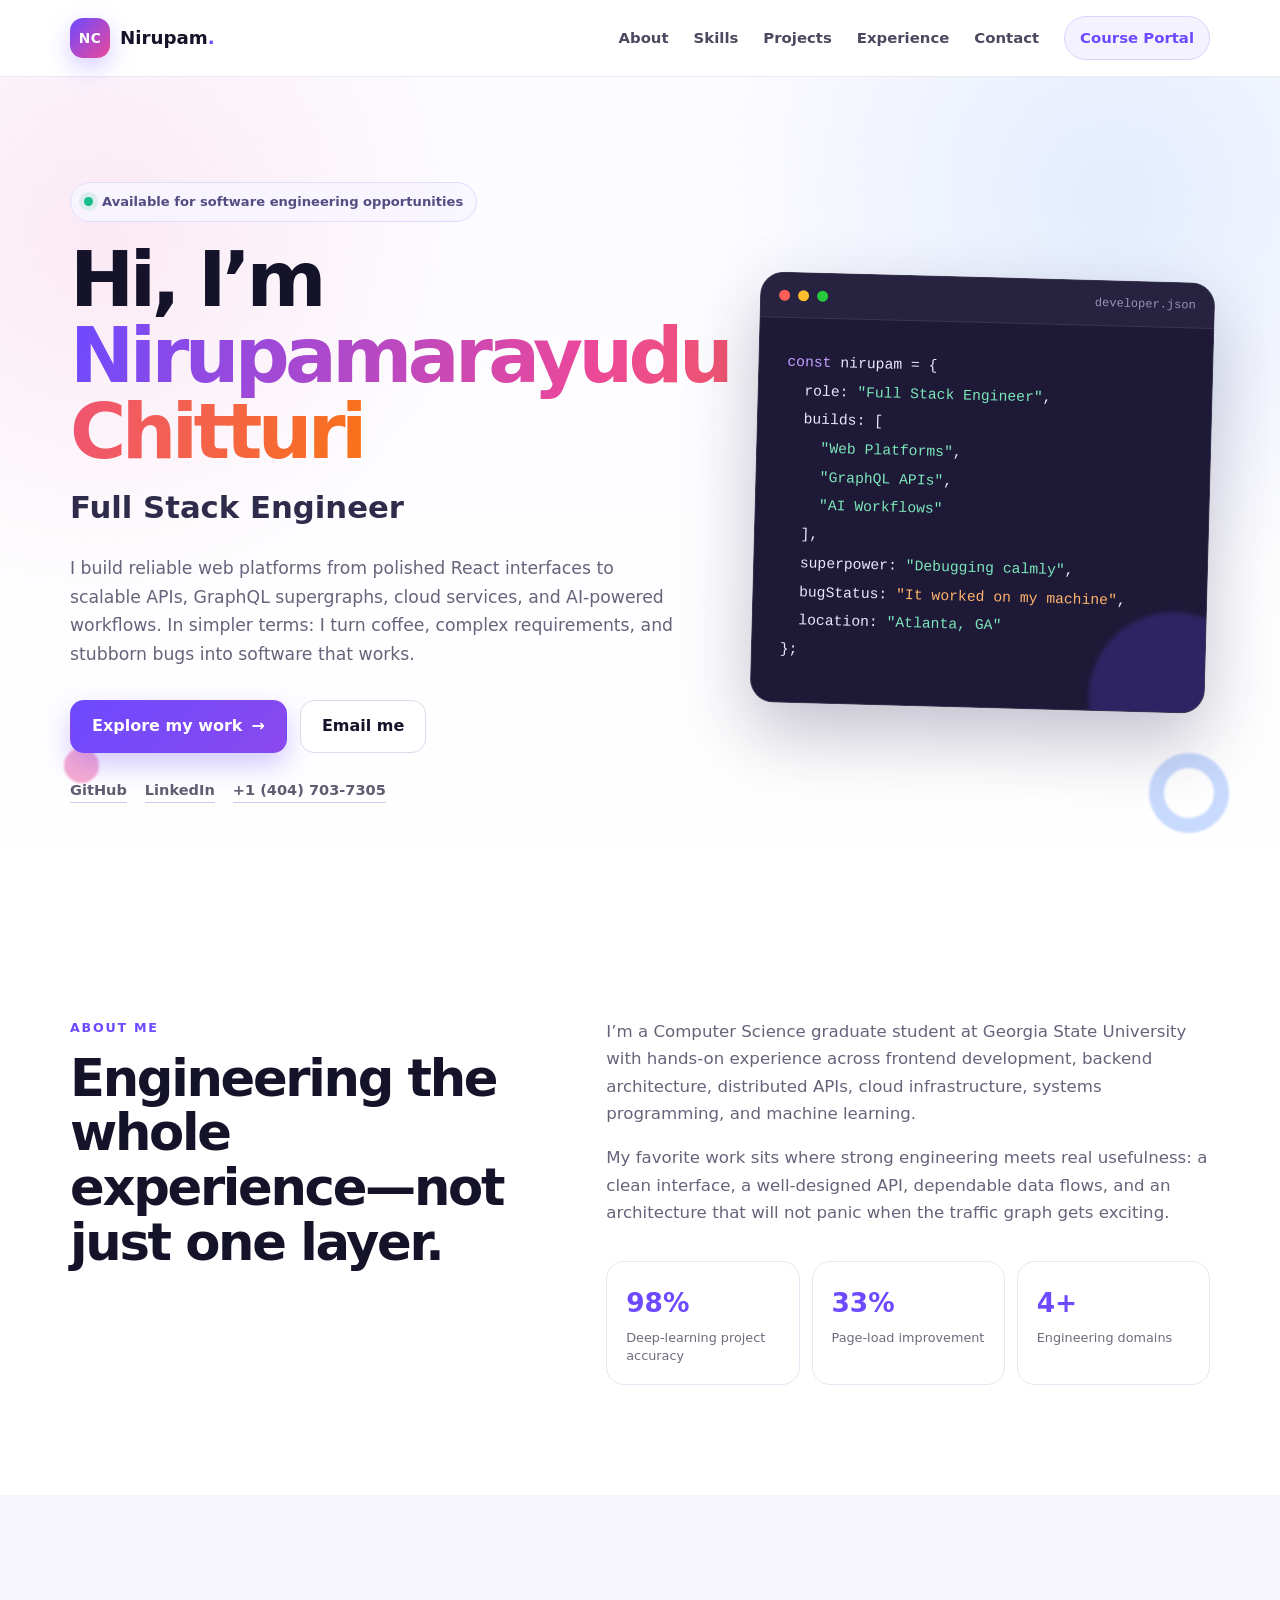
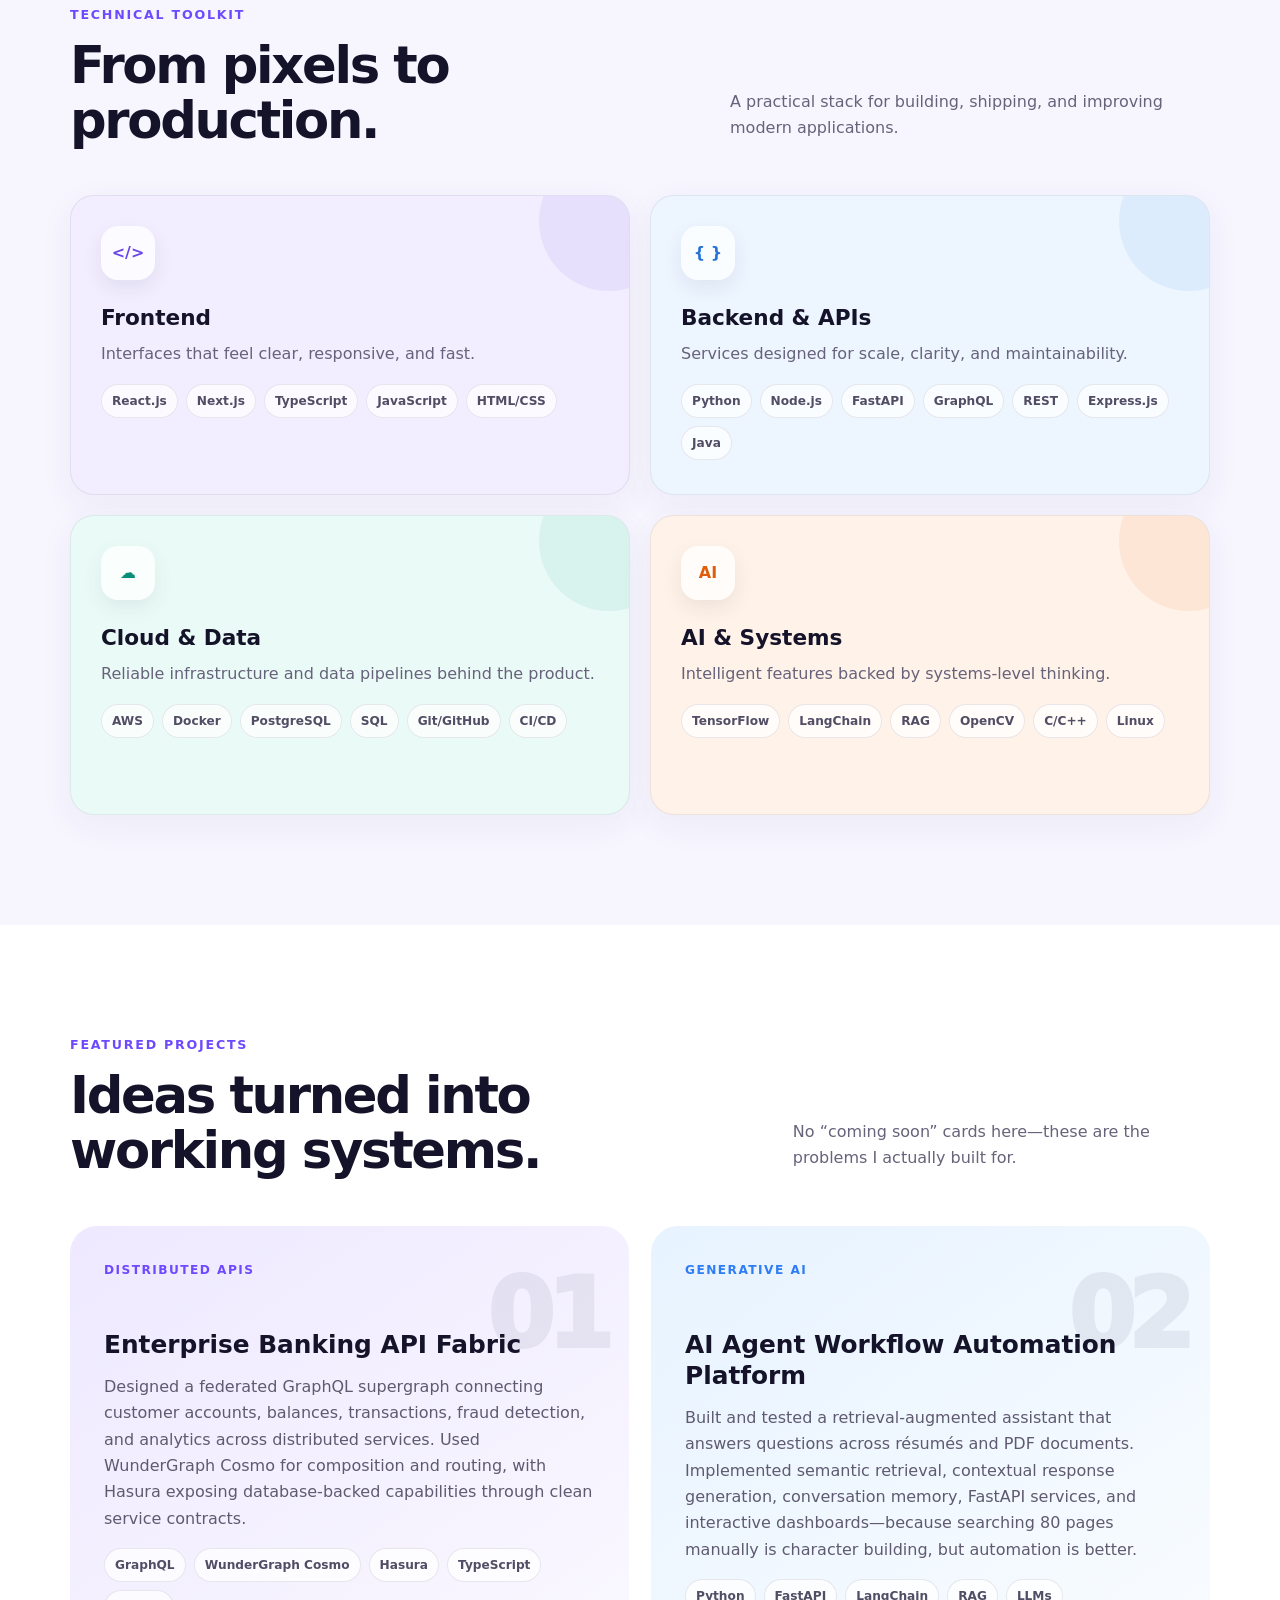
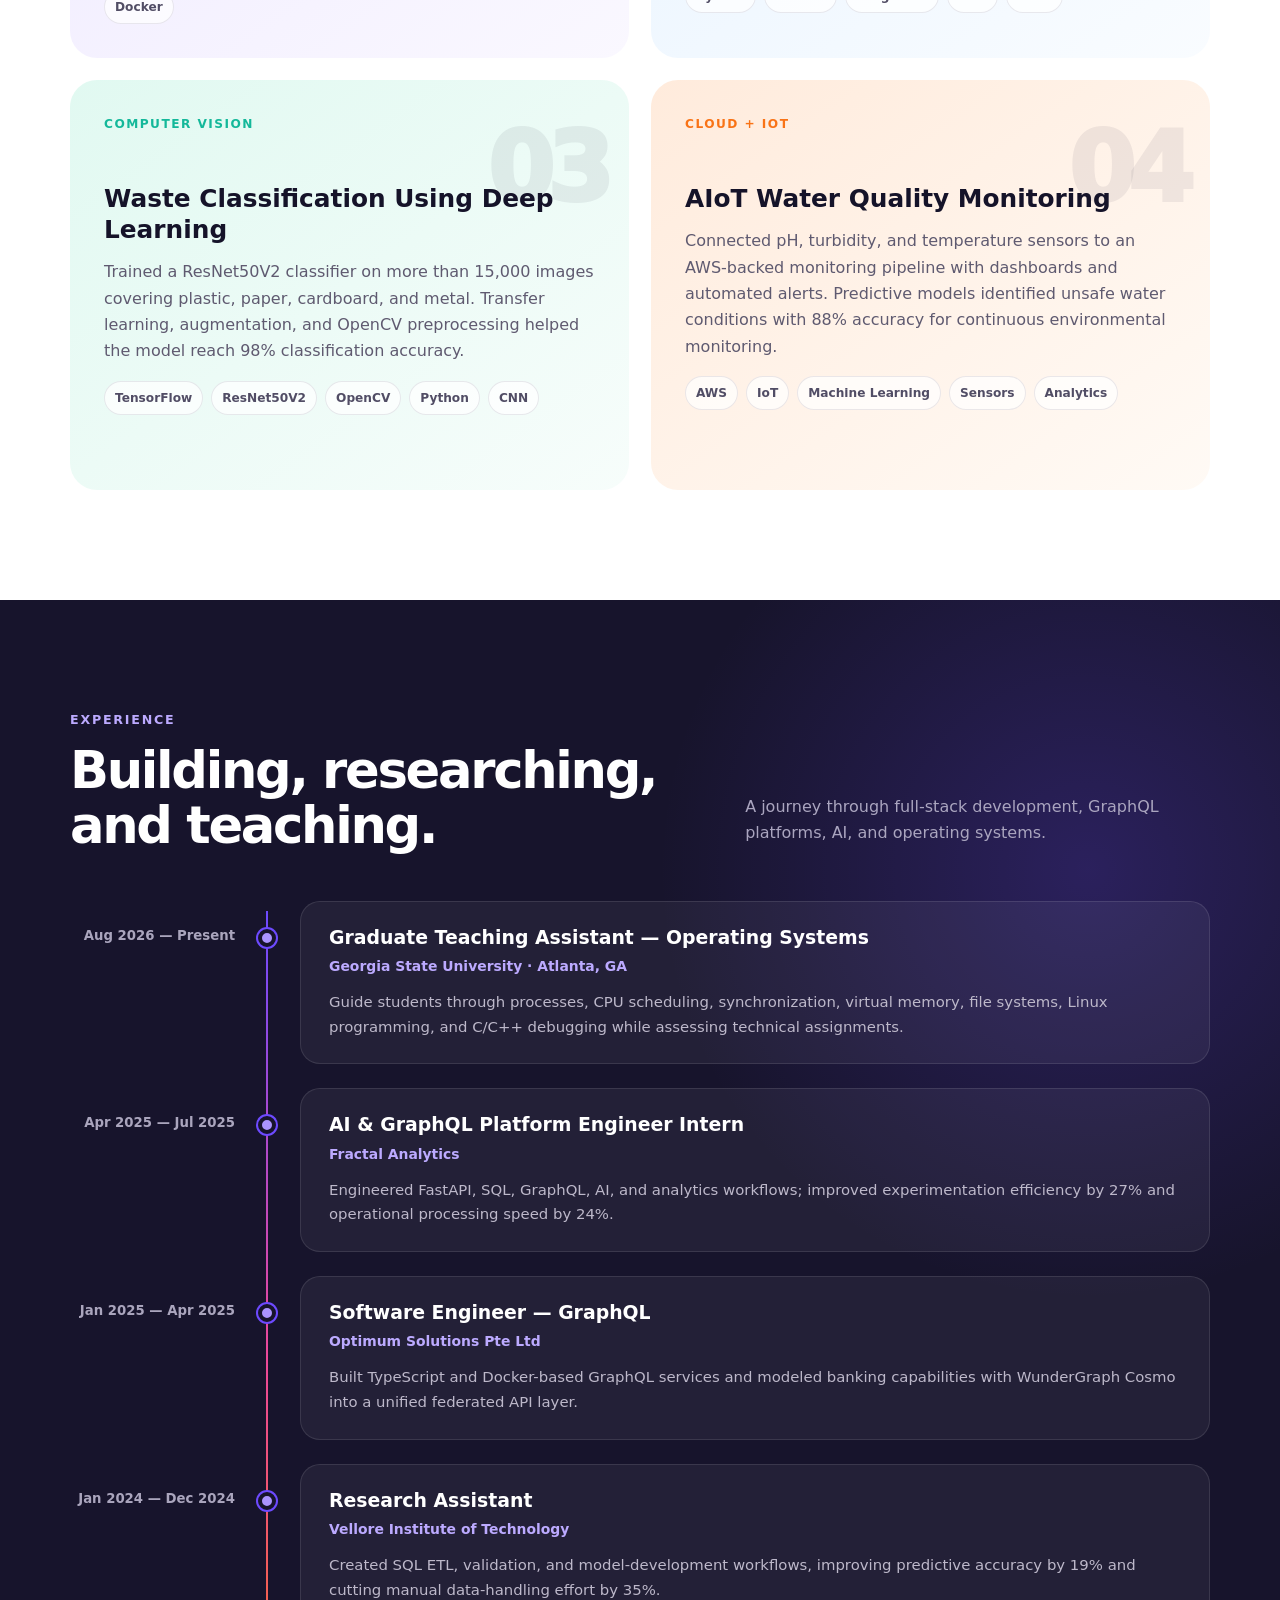
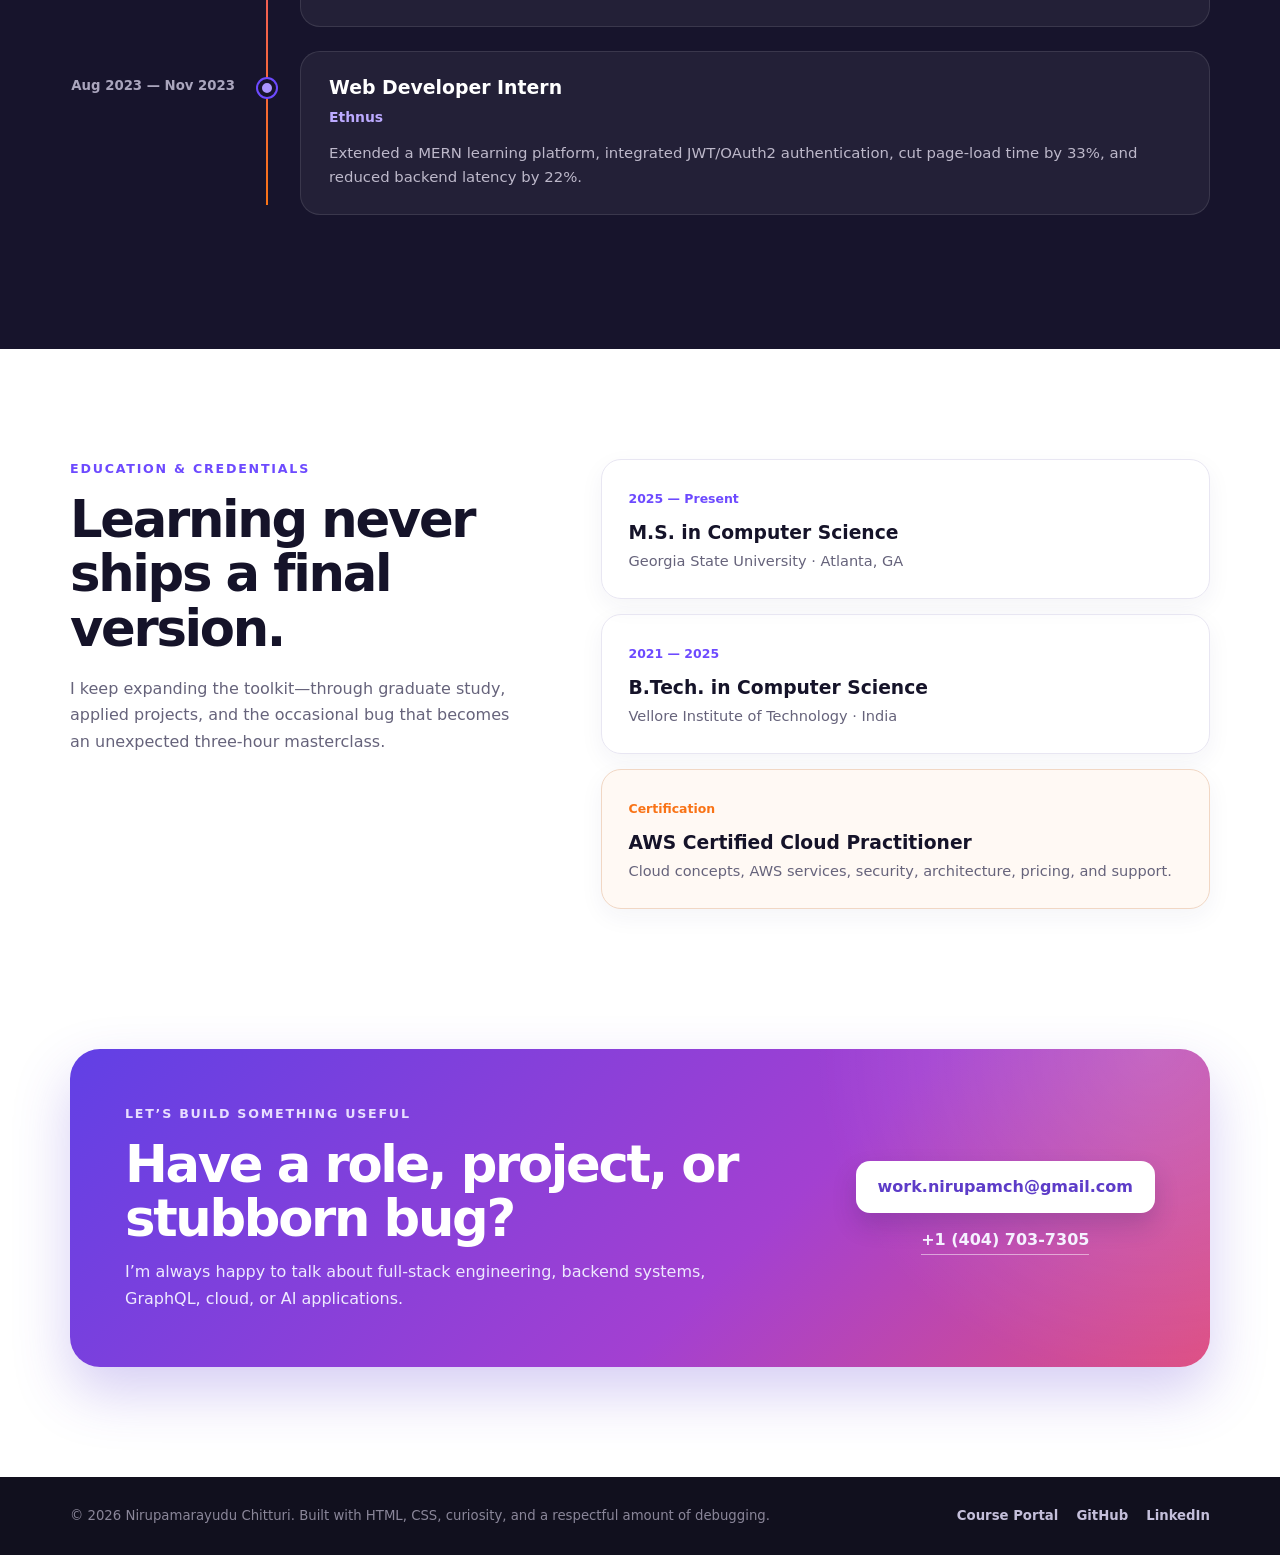
<file: index.html>
<!DOCTYPE html>
<html lang="en">
<head>
  <meta charset="UTF-8">
  <meta name="viewport" content="width=device-width, initial-scale=1.0">
  <meta name="description" content="Portfolio of Nirupamarayudu Chitturi, Full Stack Engineer specializing in backend systems, GraphQL, cloud, and AI applications.">
  <title>Nirupamarayudu Chitturi | Full Stack Engineer</title>
  <link rel="stylesheet" href="style.css">
</head>
<body>
  <a class="skip-link" href="#main-content">Skip to content</a>

  <header class="site-header">
    <nav class="nav container" aria-label="Main navigation">
      <a class="brand" href="#home" aria-label="Nirupam home">
        <span class="brand-mark">NC</span>
        <span>Nirupam<span class="accent">.</span></span>
      </a>
      <div class="nav-links">
        <a href="#about">About</a>
        <a href="#skills">Skills</a>
        <a href="#projects">Projects</a>
        <a href="#experience">Experience</a>
        <a href="#contact">Contact</a>
        <a class="nav-portal" href="portal.html">Course Portal</a>
      </div>
    </nav>
  </header>

  <main id="main-content">
    <section class="hero" id="home">
      <div class="hero-orb orb-one" aria-hidden="true"></div>
      <div class="hero-orb orb-two" aria-hidden="true"></div>
      <div class="container hero-grid">
        <div class="hero-copy">
          <p class="eyebrow"><span class="status-dot"></span> Available for software engineering opportunities</p>
          <h1>Hi, I’m <span class="gradient-text">Nirupamarayudu Chitturi</span></h1>
          <p class="hero-title">Full Stack Engineer</p>
          <p class="hero-description">
            I build reliable web platforms from polished React interfaces to scalable APIs,
            GraphQL supergraphs, cloud services, and AI-powered workflows. In simpler terms:
            I turn coffee, complex requirements, and stubborn bugs into software that works.
          </p>
          <div class="hero-actions">
            <a class="button button-primary" href="#projects">Explore my work <span aria-hidden="true">→</span></a>
            <a class="button button-secondary" href="mailto:work.nirupamch@gmail.com">Email me</a>
          </div>
          <div class="quick-links" aria-label="Quick contact links">
            <a href="https://github.com/ChNirupam" target="_blank" rel="noopener noreferrer">GitHub</a>
            <a href="https://www.linkedin.com/in/nirupamarayudu-c-218264260" target="_blank" rel="noopener noreferrer">LinkedIn</a>
            <a href="tel:+14047037305">+1 (404) 703-7305</a>
          </div>
        </div>

        <aside class="code-card" aria-label="Developer profile card">
          <div class="window-bar">
            <span class="window-dot red"></span>
            <span class="window-dot yellow"></span>
            <span class="window-dot green"></span>
            <span class="file-name">developer.json</span>
          </div>
          <pre><code><span class="code-purple">const</span> nirupam = {
  role: <span class="code-green">"Full Stack Engineer"</span>,
  builds: [
    <span class="code-green">"Web Platforms"</span>,
    <span class="code-green">"GraphQL APIs"</span>,
    <span class="code-green">"AI Workflows"</span>
  ],
  superpower: <span class="code-green">"Debugging calmly"</span>,
  bugStatus: <span class="code-orange">"It worked on my machine"</span>,
  location: <span class="code-green">"Atlanta, GA"</span>
};</code></pre>
        </aside>
      </div>
    </section>

    <section class="section" id="about">
      <div class="container about-grid">
        <div>
          <p class="section-kicker">About me</p>
          <h2>Engineering the whole experience—not just one layer.</h2>
        </div>
        <div class="about-copy">
          <p>
            I’m a Computer Science graduate student at Georgia State University with hands-on
            experience across frontend development, backend architecture, distributed APIs,
            cloud infrastructure, systems programming, and machine learning.
          </p>
          <p>
            My favorite work sits where strong engineering meets real usefulness: a clean interface,
            a well-designed API, dependable data flows, and an architecture that will not panic when
            the traffic graph gets exciting.
          </p>
          <div class="stat-grid">
            <div class="stat"><strong>98%</strong><span>Deep-learning project accuracy</span></div>
            <div class="stat"><strong>33%</strong><span>Page-load improvement</span></div>
            <div class="stat"><strong>4+</strong><span>Engineering domains</span></div>
          </div>
        </div>
      </div>
    </section>

    <section class="section section-tinted" id="skills">
      <div class="container">
        <div class="section-heading">
          <div>
            <p class="section-kicker">Technical toolkit</p>
            <h2>From pixels to production.</h2>
          </div>
          <p class="section-note">A practical stack for building, shipping, and improving modern applications.</p>
        </div>
        <div class="skill-groups">
          <article class="skill-card card-violet">
            <div class="skill-icon" aria-hidden="true">&lt;/&gt;</div>
            <h3>Frontend</h3>
            <p>Interfaces that feel clear, responsive, and fast.</p>
            <div class="badges"><span>React.js</span><span>Next.js</span><span>TypeScript</span><span>JavaScript</span><span>HTML/CSS</span></div>
          </article>
          <article class="skill-card card-blue">
            <div class="skill-icon" aria-hidden="true">{ }</div>
            <h3>Backend & APIs</h3>
            <p>Services designed for scale, clarity, and maintainability.</p>
            <div class="badges"><span>Python</span><span>Node.js</span><span>FastAPI</span><span>GraphQL</span><span>REST</span><span>Express.js</span><span>Java</span></div>
          </article>
          <article class="skill-card card-mint">
            <div class="skill-icon" aria-hidden="true">☁</div>
            <h3>Cloud & Data</h3>
            <p>Reliable infrastructure and data pipelines behind the product.</p>
            <div class="badges"><span>AWS</span><span>Docker</span><span>PostgreSQL</span><span>SQL</span><span>Git/GitHub</span><span>CI/CD</span></div>
          </article>
          <article class="skill-card card-orange">
            <div class="skill-icon" aria-hidden="true">AI</div>
            <h3>AI & Systems</h3>
            <p>Intelligent features backed by systems-level thinking.</p>
            <div class="badges"><span>TensorFlow</span><span>LangChain</span><span>RAG</span><span>OpenCV</span><span>C/C++</span><span>Linux</span></div>
          </article>
        </div>
      </div>
    </section>

    <section class="section" id="projects">
      <div class="container">
        <div class="section-heading">
          <div>
            <p class="section-kicker">Featured projects</p>
            <h2>Ideas turned into working systems.</h2>
          </div>
          <p class="section-note">No “coming soon” cards here—these are the problems I actually built for.</p>
        </div>

        <div class="project-grid">
          <article class="project-card project-purple">
            <div class="project-number">01</div>
            <div class="project-content">
              <p class="project-label">Distributed APIs</p>
              <h3>Enterprise Banking API Fabric</h3>
              <p>Designed a federated GraphQL supergraph connecting customer accounts, balances, transactions, fraud detection, and analytics across distributed services. Used WunderGraph Cosmo for composition and routing, with Hasura exposing database-backed capabilities through clean service contracts.</p>
              <div class="badges"><span>GraphQL</span><span>WunderGraph Cosmo</span><span>Hasura</span><span>TypeScript</span><span>Docker</span></div>
            </div>
          </article>

          <article class="project-card project-blue">
            <div class="project-number">02</div>
            <div class="project-content">
              <p class="project-label">Generative AI</p>
              <h3>AI Agent Workflow Automation Platform</h3>
              <p>Built and tested a retrieval-augmented assistant that answers questions across résumés and PDF documents. Implemented semantic retrieval, contextual response generation, conversation memory, FastAPI services, and interactive dashboards—because searching 80 pages manually is character building, but automation is better.</p>
              <div class="badges"><span>Python</span><span>FastAPI</span><span>LangChain</span><span>RAG</span><span>LLMs</span></div>
            </div>
          </article>

          <article class="project-card project-green">
            <div class="project-number">03</div>
            <div class="project-content">
              <p class="project-label">Computer Vision</p>
              <h3>Waste Classification Using Deep Learning</h3>
              <p>Trained a ResNet50V2 classifier on more than 15,000 images covering plastic, paper, cardboard, and metal. Transfer learning, augmentation, and OpenCV preprocessing helped the model reach 98% classification accuracy.</p>
              <div class="badges"><span>TensorFlow</span><span>ResNet50V2</span><span>OpenCV</span><span>Python</span><span>CNN</span></div>
            </div>
          </article>

          <article class="project-card project-orange">
            <div class="project-number">04</div>
            <div class="project-content">
              <p class="project-label">Cloud + IoT</p>
              <h3>AIoT Water Quality Monitoring</h3>
              <p>Connected pH, turbidity, and temperature sensors to an AWS-backed monitoring pipeline with dashboards and automated alerts. Predictive models identified unsafe water conditions with 88% accuracy for continuous environmental monitoring.</p>
              <div class="badges"><span>AWS</span><span>IoT</span><span>Machine Learning</span><span>Sensors</span><span>Analytics</span></div>
            </div>
          </article>
        </div>
      </div>
    </section>

    <section class="section section-dark" id="experience">
      <div class="container">
        <div class="section-heading light-heading">
          <div>
            <p class="section-kicker">Experience</p>
            <h2>Building, researching, and teaching.</h2>
          </div>
          <p class="section-note">A journey through full-stack development, GraphQL platforms, AI, and operating systems.</p>
        </div>

        <div class="timeline">
          <article class="timeline-item">
            <div class="timeline-marker"></div>
            <div class="timeline-date">Aug 2026 — Present</div>
            <div class="timeline-card">
              <h3>Graduate Teaching Assistant — Operating Systems</h3>
              <p class="company">Georgia State University · Atlanta, GA</p>
              <p>Guide students through processes, CPU scheduling, synchronization, virtual memory, file systems, Linux programming, and C/C++ debugging while assessing technical assignments.</p>
            </div>
          </article>
          <article class="timeline-item">
            <div class="timeline-marker"></div>
            <div class="timeline-date">Apr 2025 — Jul 2025</div>
            <div class="timeline-card">
              <h3>AI & GraphQL Platform Engineer Intern</h3>
              <p class="company">Fractal Analytics</p>
              <p>Engineered FastAPI, SQL, GraphQL, AI, and analytics workflows; improved experimentation efficiency by 27% and operational processing speed by 24%.</p>
            </div>
          </article>
          <article class="timeline-item">
            <div class="timeline-marker"></div>
            <div class="timeline-date">Jan 2025 — Apr 2025</div>
            <div class="timeline-card">
              <h3>Software Engineer — GraphQL</h3>
              <p class="company">Optimum Solutions Pte Ltd</p>
              <p>Built TypeScript and Docker-based GraphQL services and modeled banking capabilities with WunderGraph Cosmo into a unified federated API layer.</p>
            </div>
          </article>
          <article class="timeline-item">
            <div class="timeline-marker"></div>
            <div class="timeline-date">Jan 2024 — Dec 2024</div>
            <div class="timeline-card">
              <h3>Research Assistant</h3>
              <p class="company">Vellore Institute of Technology</p>
              <p>Created SQL ETL, validation, and model-development workflows, improving predictive accuracy by 19% and cutting manual data-handling effort by 35%.</p>
            </div>
          </article>
          <article class="timeline-item">
            <div class="timeline-marker"></div>
            <div class="timeline-date">Aug 2023 — Nov 2023</div>
            <div class="timeline-card">
              <h3>Web Developer Intern</h3>
              <p class="company">Ethnus</p>
              <p>Extended a MERN learning platform, integrated JWT/OAuth2 authentication, cut page-load time by 33%, and reduced backend latency by 22%.</p>
            </div>
          </article>
        </div>
      </div>
    </section>

    <section class="section" id="education">
      <div class="container education-grid">
        <div>
          <p class="section-kicker">Education & credentials</p>
          <h2>Learning never ships a final version.</h2>
          <p class="education-intro">I keep expanding the toolkit—through graduate study, applied projects, and the occasional bug that becomes an unexpected three-hour masterclass.</p>
        </div>
        <div class="education-cards">
          <article class="education-card">
            <span class="year">2025 — Present</span>
            <h3>M.S. in Computer Science</h3>
            <p>Georgia State University · Atlanta, GA</p>
          </article>
          <article class="education-card">
            <span class="year">2021 — 2025</span>
            <h3>B.Tech. in Computer Science</h3>
            <p>Vellore Institute of Technology · India</p>
          </article>
          <article class="education-card certification-card">
            <span class="year">Certification</span>
            <h3>AWS Certified Cloud Practitioner</h3>
            <p>Cloud concepts, AWS services, security, architecture, pricing, and support.</p>
          </article>
        </div>
      </div>
    </section>

    <section class="contact-section" id="contact">
      <div class="container contact-card">
        <div>
          <p class="section-kicker">Let’s build something useful</p>
          <h2>Have a role, project, or stubborn bug?</h2>
          <p>I’m always happy to talk about full-stack engineering, backend systems, GraphQL, cloud, or AI applications.</p>
        </div>
        <div class="contact-actions">
          <a class="button button-light" href="mailto:work.nirupamch@gmail.com?subject=Let%27s%20work%20together">work.nirupamch@gmail.com</a>
          <a class="contact-phone" href="tel:+14047037305">+1 (404) 703-7305</a>
        </div>
      </div>
    </section>
  </main>

  <footer class="footer">
    <div class="container footer-content">
      <p>© 2026 Nirupamarayudu Chitturi. Built with HTML, CSS, curiosity, and a respectful amount of debugging.</p>
      <div>
        <a href="portal.html">Course Portal</a>
        <a href="https://github.com/ChNirupam" target="_blank" rel="noopener noreferrer">GitHub</a>
        <a href="https://www.linkedin.com/in/nirupamarayudu-c-218264260" target="_blank" rel="noopener noreferrer">LinkedIn</a>
      </div>
    </div>
  </footer>
</body>
</html>
</file>
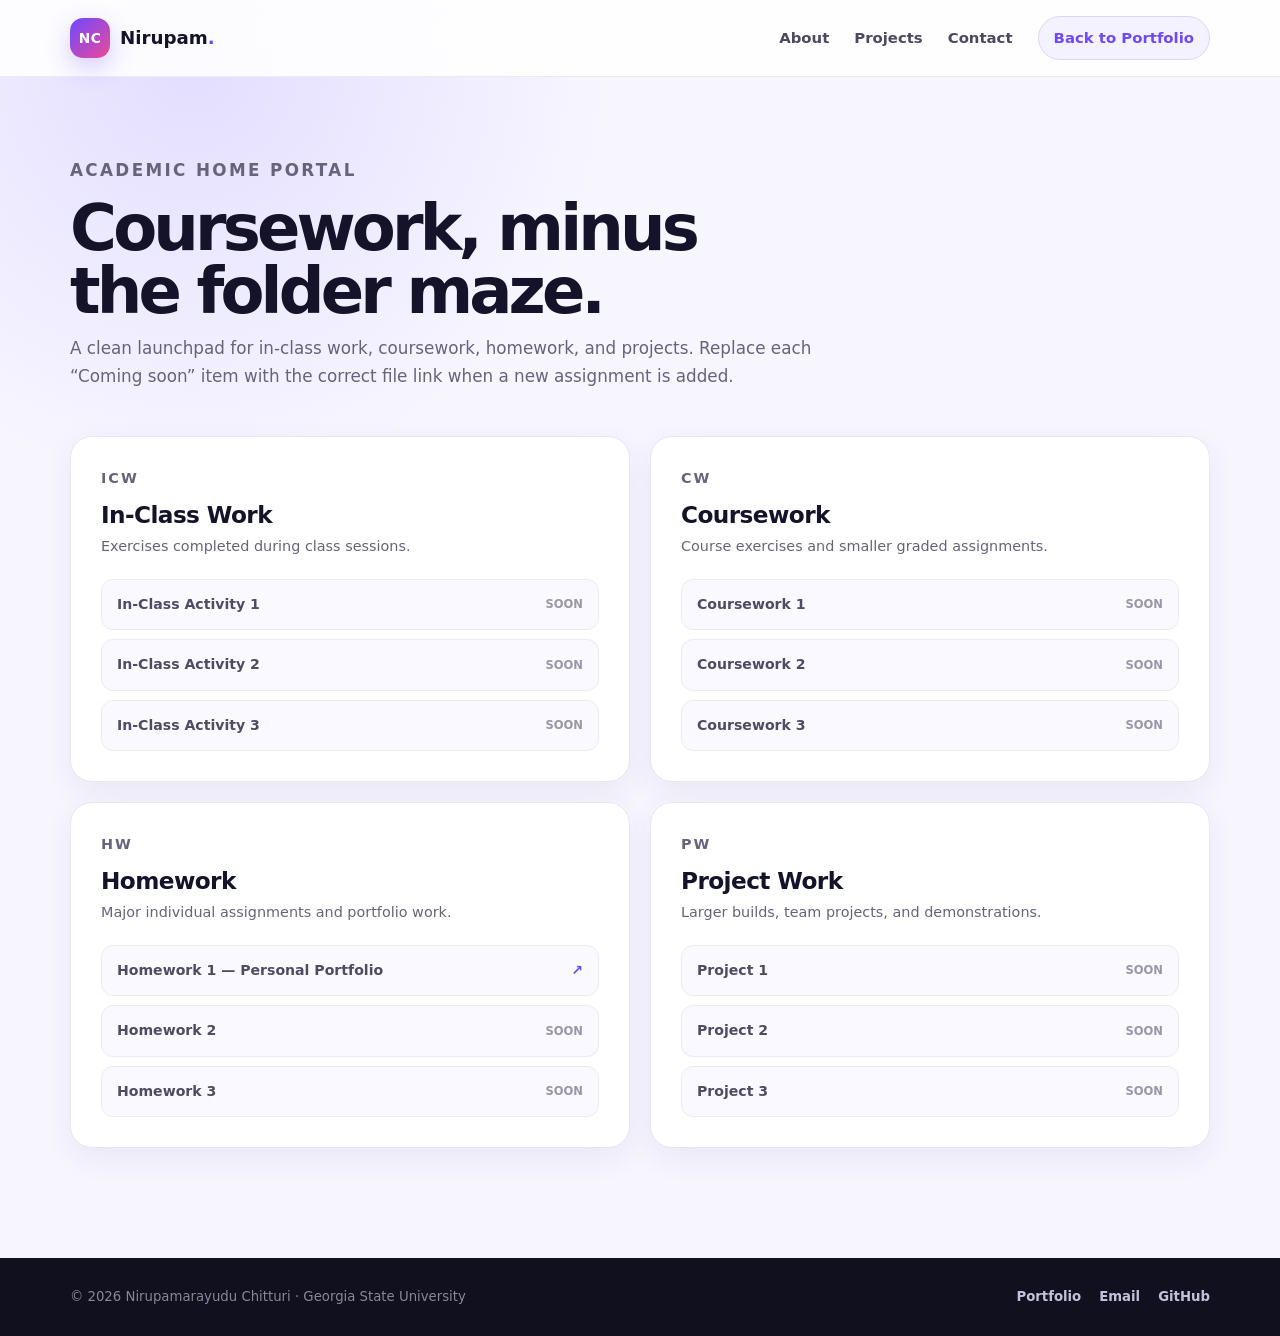
<file: portal.html>
<!DOCTYPE html>
<html lang="en">
<head>
  <meta charset="UTF-8">
  <meta name="viewport" content="width=device-width, initial-scale=1.0">
  <meta name="description" content="Coursework portal for Nirupamarayudu Chitturi.">
  <title>Course Portal | Nirupamarayudu Chitturi</title>
  <link rel="stylesheet" href="style.css">
</head>
<body class="portal-page">
  <a class="skip-link" href="#portal-content">Skip to content</a>
  <header class="site-header">
    <nav class="nav container" aria-label="Portal navigation">
      <a class="brand" href="index.html">
        <span class="brand-mark">NC</span>
        <span>Nirupam<span class="accent">.</span></span>
      </a>
      <div class="nav-links">
        <a href="index.html#about">About</a>
        <a href="index.html#projects">Projects</a>
        <a href="index.html#contact">Contact</a>
        <a class="nav-portal" href="index.html">Back to Portfolio</a>
      </div>
    </nav>
  </header>

  <main class="portal-main" id="portal-content">
    <div class="container">
      <section class="portal-hero">
        <p class="section-kicker">Academic home portal</p>
        <h1>Coursework, minus the folder maze.</h1>
        <p>A clean launchpad for in-class work, coursework, homework, and projects. Replace each “Coming soon” item with the correct file link when a new assignment is added.</p>
      </section>

      <section class="portal-grid" aria-label="Coursework categories">
        <article class="portal-card">
          <p class="section-kicker">ICW</p>
          <h2>In-Class Work</h2>
          <p>Exercises completed during class sessions.</p>
          <div class="assignment-list">
            <span class="assignment-placeholder">In-Class Activity 1</span>
            <span class="assignment-placeholder">In-Class Activity 2</span>
            <span class="assignment-placeholder">In-Class Activity 3</span>
          </div>
        </article>

        <article class="portal-card">
          <p class="section-kicker">CW</p>
          <h2>Coursework</h2>
          <p>Course exercises and smaller graded assignments.</p>
          <div class="assignment-list">
            <span class="assignment-placeholder">Coursework 1</span>
            <span class="assignment-placeholder">Coursework 2</span>
            <span class="assignment-placeholder">Coursework 3</span>
          </div>
        </article>

        <article class="portal-card">
          <p class="section-kicker">HW</p>
          <h2>Homework</h2>
          <p>Major individual assignments and portfolio work.</p>
          <div class="assignment-list">
            <a href="index.html">Homework 1 — Personal Portfolio</a>
            <span class="assignment-placeholder">Homework 2</span>
            <span class="assignment-placeholder">Homework 3</span>
          </div>
        </article>

        <article class="portal-card">
          <p class="section-kicker">PW</p>
          <h2>Project Work</h2>
          <p>Larger builds, team projects, and demonstrations.</p>
          <div class="assignment-list">
            <span class="assignment-placeholder">Project 1</span>
            <span class="assignment-placeholder">Project 2</span>
            <span class="assignment-placeholder">Project 3</span>
          </div>
        </article>
      </section>
    </div>
  </main>

  <footer class="footer">
    <div class="container footer-content">
      <p>© 2026 Nirupamarayudu Chitturi · Georgia State University</p>
      <div>
        <a href="index.html">Portfolio</a>
        <a href="mailto:work.nirupamch@gmail.com">Email</a>
        <a href="https://github.com/ChNirupam" target="_blank" rel="noopener noreferrer">GitHub</a>
      </div>
    </div>
  </footer>
</body>
</html>
</file>
<file: style.css>
:root {
  --ink: #151329;
  --muted: #66637b;
  --surface: #ffffff;
  --soft: #f7f6ff;
  --purple: #6d4aff;
  --pink: #ec4899;
  --blue: #2f7df4;
  --mint: #14b89a;
  --orange: #f97316;
  --line: #e8e6f2;
  --dark: #17142c;
  --shadow: 0 18px 50px rgba(43, 34, 93, 0.12);
  --radius: 24px;
}

* {
  box-sizing: border-box;
}

html {
  scroll-behavior: smooth;
}

body {
  margin: 0;
  color: var(--ink);
  background: var(--surface);
  font-family: Inter, ui-sans-serif, system-ui, -apple-system, BlinkMacSystemFont, "Segoe UI", sans-serif;
  line-height: 1.65;
}

a {
  color: inherit;
  text-decoration: none;
}

.container {
  width: min(1140px, calc(100% - 40px));
  margin-inline: auto;
}

.skip-link {
  position: fixed;
  z-index: 1000;
  left: 16px;
  top: -80px;
  padding: 10px 16px;
  border-radius: 10px;
  color: #fff;
  background: var(--purple);
}

.skip-link:focus {
  top: 16px;
}

.site-header {
  position: sticky;
  z-index: 100;
  top: 0;
  border-bottom: 1px solid rgba(232, 230, 242, 0.8);
  background: rgba(255, 255, 255, 0.88);
  backdrop-filter: blur(18px);
}

.nav {
  min-height: 76px;
  display: flex;
  align-items: center;
  justify-content: space-between;
  gap: 28px;
}

.brand {
  display: inline-flex;
  align-items: center;
  gap: 10px;
  font-size: 1.14rem;
  font-weight: 850;
}

.brand-mark {
  width: 40px;
  height: 40px;
  display: grid;
  place-items: center;
  border-radius: 13px;
  color: #fff;
  background: linear-gradient(135deg, var(--purple), var(--pink));
  box-shadow: 0 9px 24px rgba(109, 74, 255, 0.28);
  font-size: 0.86rem;
  letter-spacing: 0.04em;
}

.accent {
  color: var(--purple);
}

.nav-links {
  display: flex;
  align-items: center;
  gap: 25px;
  color: #4b4860;
  font-size: 0.93rem;
  font-weight: 700;
}

.nav-links a {
  transition: color 180ms ease, transform 180ms ease;
}

.nav-links a:hover,
.nav-links a:focus-visible {
  color: var(--purple);
  transform: translateY(-1px);
}

.nav-links .nav-portal {
  padding: 9px 15px;
  border: 1px solid #d9d4fa;
  border-radius: 999px;
  color: var(--purple);
  background: #f5f2ff;
}

.hero {
  position: relative;
  overflow: hidden;
  min-height: 700px;
  display: flex;
  align-items: center;
  background:
    radial-gradient(circle at 8% 20%, rgba(236, 72, 153, 0.10), transparent 27%),
    radial-gradient(circle at 87% 15%, rgba(47, 125, 244, 0.12), transparent 30%),
    linear-gradient(180deg, #fcfbff, #ffffff);
}

.hero::before {
  content: "";
  position: absolute;
  inset: 0;
  opacity: 0.32;
  pointer-events: none;
  background-image: radial-gradient(#c5bfec 0.8px, transparent 0.8px);
  background-size: 25px 25px;
  mask-image: linear-gradient(to bottom, black, transparent 80%);
}

.hero-grid {
  position: relative;
  z-index: 2;
  display: grid;
  grid-template-columns: minmax(0, 1.15fr) minmax(390px, 0.85fr);
  align-items: center;
  gap: 70px;
  padding-block: 105px;
}

.eyebrow {
  display: inline-flex;
  align-items: center;
  gap: 9px;
  margin: 0 0 20px;
  padding: 8px 13px;
  border: 1px solid #e1dcff;
  border-radius: 999px;
  color: #554d82;
  background: rgba(248, 246, 255, 0.9);
  font-size: 0.82rem;
  font-weight: 750;
}

.status-dot {
  width: 9px;
  height: 9px;
  border-radius: 50%;
  background: #18bd87;
  box-shadow: 0 0 0 5px rgba(24, 189, 135, 0.12);
}

h1,
h2,
h3,
p {
  margin-top: 0;
}

h1 {
  max-width: 720px;
  margin-bottom: 12px;
  font-size: clamp(3rem, 6vw, 5.4rem);
  line-height: 0.99;
  letter-spacing: -0.06em;
}

.gradient-text {
  color: transparent;
  background: linear-gradient(105deg, var(--purple), var(--pink) 55%, var(--orange));
  background-clip: text;
  -webkit-background-clip: text;
}

.hero-title {
  margin-bottom: 22px;
  color: #2f2b4a;
  font-size: clamp(1.35rem, 2.4vw, 2rem);
  font-weight: 760;
}

.hero-description {
  max-width: 680px;
  color: var(--muted);
  font-size: 1.08rem;
}

.hero-actions {
  display: flex;
  flex-wrap: wrap;
  gap: 13px;
  margin: 32px 0 25px;
}

.button {
  display: inline-flex;
  align-items: center;
  justify-content: center;
  gap: 9px;
  min-height: 50px;
  padding: 12px 21px;
  border: 1px solid transparent;
  border-radius: 14px;
  font-weight: 800;
  transition: transform 180ms ease, box-shadow 180ms ease, border-color 180ms ease;
}

.button:hover,
.button:focus-visible {
  transform: translateY(-3px);
}

.button-primary {
  color: #fff;
  background: linear-gradient(135deg, var(--purple), #8a49ed);
  box-shadow: 0 12px 28px rgba(109, 74, 255, 0.3);
}

.button-secondary {
  border-color: #ddd9eb;
  background: #fff;
}

.button-secondary:hover,
.button-secondary:focus-visible {
  border-color: var(--purple);
  box-shadow: 0 10px 24px rgba(43, 34, 93, 0.1);
}

.quick-links {
  display: flex;
  flex-wrap: wrap;
  gap: 18px;
  color: #605c72;
  font-size: 0.91rem;
  font-weight: 720;
}

.quick-links a {
  border-bottom: 1px solid #cfc9ef;
}

.quick-links a:hover,
.quick-links a:focus-visible {
  color: var(--purple);
  border-color: var(--purple);
}

.code-card {
  position: relative;
  overflow: hidden;
  border: 1px solid rgba(255, 255, 255, 0.14);
  border-radius: 24px;
  background: #1d1937;
  box-shadow: 0 30px 70px rgba(35, 28, 74, 0.27);
  transform: rotate(1.5deg);
}

.code-card::after {
  content: "";
  position: absolute;
  width: 170px;
  height: 170px;
  right: -55px;
  bottom: -70px;
  border-radius: 50%;
  background: rgba(109, 74, 255, 0.22);
  filter: blur(2px);
}

.window-bar {
  display: flex;
  align-items: center;
  gap: 8px;
  padding: 15px 18px;
  border-bottom: 1px solid rgba(255, 255, 255, 0.09);
  background: rgba(255, 255, 255, 0.04);
}

.window-dot {
  width: 11px;
  height: 11px;
  border-radius: 50%;
}

.red { background: #ff5f56; }
.yellow { background: #ffbd2e; }
.green { background: #27c93f; }

.file-name {
  margin-left: auto;
  color: #9892b9;
  font: 0.75rem ui-monospace, SFMono-Regular, Menlo, Consolas, monospace;
}

.code-card pre {
  position: relative;
  z-index: 2;
  overflow-x: auto;
  margin: 0;
  padding: 30px 28px 38px;
  color: #e9e6ff;
  font: 0.92rem/1.95 ui-monospace, SFMono-Regular, Menlo, Consolas, monospace;
  white-space: pre-wrap;
}

.code-purple { color: #c6a0ff; }
.code-green { color: #7ce6b9; }
.code-orange { color: #ffb36b; }

.hero-orb {
  position: absolute;
  border-radius: 50%;
  filter: blur(1px);
  opacity: 0.45;
}

.orb-one {
  width: 35px;
  height: 35px;
  left: 5%;
  bottom: 15%;
  background: var(--pink);
}

.orb-two {
  width: 80px;
  height: 80px;
  right: 4%;
  bottom: 9%;
  border: 15px solid #86aefb;
}

.section {
  padding: 110px 0;
  scroll-margin-top: 75px;
}

.section-tinted {
  background: var(--soft);
}

.section-kicker {
  margin-bottom: 12px;
  color: var(--purple);
  font-size: 0.79rem;
  font-weight: 900;
  letter-spacing: 0.14em;
  text-transform: uppercase;
}

h2 {
  margin-bottom: 20px;
  font-size: clamp(2rem, 4vw, 3.4rem);
  line-height: 1.07;
  letter-spacing: -0.045em;
}

h3 {
  line-height: 1.25;
}

.about-grid {
  display: grid;
  grid-template-columns: 0.85fr 1.15fr;
  gap: 90px;
}

.about-copy {
  color: var(--muted);
  font-size: 1.04rem;
}

.stat-grid {
  display: grid;
  grid-template-columns: repeat(3, 1fr);
  gap: 12px;
  margin-top: 34px;
}

.stat {
  padding: 19px;
  border: 1px solid var(--line);
  border-radius: 18px;
  background: #fff;
}

.stat strong,
.stat span {
  display: block;
}

.stat strong {
  margin-bottom: 5px;
  color: var(--purple);
  font-size: 1.65rem;
}

.stat span {
  color: #6f6b7e;
  font-size: 0.8rem;
  line-height: 1.4;
}

.section-heading {
  display: flex;
  justify-content: space-between;
  align-items: end;
  gap: 50px;
  margin-bottom: 48px;
}

.section-heading h2 {
  margin-bottom: 0;
}

.section-note {
  max-width: 480px;
  margin-bottom: 6px;
  color: var(--muted);
}

.skill-groups {
  display: grid;
  grid-template-columns: repeat(2, 1fr);
  gap: 20px;
}

.skill-card {
  position: relative;
  overflow: hidden;
  min-height: 300px;
  padding: 30px;
  border: 1px solid rgba(41, 34, 80, 0.08);
  border-radius: var(--radius);
  box-shadow: 0 10px 35px rgba(57, 49, 96, 0.06);
  transition: transform 180ms ease, box-shadow 180ms ease;
}

.skill-card:hover {
  transform: translateY(-6px);
  box-shadow: var(--shadow);
}

.skill-card::after {
  content: "";
  position: absolute;
  width: 140px;
  height: 140px;
  right: -50px;
  top: -45px;
  border-radius: 50%;
  background: currentColor;
  opacity: 0.08;
}

.card-violet { color: #6846e7; background: #f2eeff; }
.card-blue { color: #2671d8; background: #edf6ff; }
.card-mint { color: #078d78; background: #eafbf7; }
.card-orange { color: #df5e0b; background: #fff2e8; }

.skill-icon {
  width: 54px;
  height: 54px;
  display: grid;
  place-items: center;
  margin-bottom: 25px;
  border-radius: 17px;
  color: inherit;
  background: rgba(255, 255, 255, 0.75);
  font-weight: 900;
  box-shadow: 0 8px 20px rgba(40, 33, 78, 0.08);
}

.skill-card h3 {
  margin-bottom: 9px;
  color: var(--ink);
  font-size: 1.35rem;
}

.skill-card p {
  color: #67627b;
}

.badges {
  display: flex;
  flex-wrap: wrap;
  gap: 8px;
}

.badges span {
  padding: 6px 10px;
  border: 1px solid rgba(50, 43, 83, 0.1);
  border-radius: 999px;
  color: #514d65;
  background: rgba(255, 255, 255, 0.72);
  font-size: 0.76rem;
  font-weight: 780;
}

.project-grid {
  display: grid;
  grid-template-columns: repeat(2, minmax(0, 1fr));
  gap: 22px;
}

.project-card {
  position: relative;
  overflow: hidden;
  min-height: 410px;
  padding: 34px;
  border-radius: 27px;
  transition: transform 200ms ease, box-shadow 200ms ease;
}

.project-card:hover {
  transform: translateY(-7px);
  box-shadow: var(--shadow);
}

.project-purple { background: linear-gradient(145deg, #eee9ff, #faf8ff); }
.project-blue { background: linear-gradient(145deg, #e7f3ff, #f9fcff); }
.project-green { background: linear-gradient(145deg, #e1f9f1, #f7fdfb); }
.project-orange { background: linear-gradient(145deg, #ffebdc, #fffaf5); }

.project-number {
  position: absolute;
  right: 24px;
  top: 10px;
  color: rgba(31, 26, 58, 0.07);
  font-size: 6rem;
  font-weight: 950;
  letter-spacing: -0.08em;
}

.project-content {
  position: relative;
  z-index: 2;
}

.project-label {
  margin-bottom: 50px;
  color: var(--purple);
  font-size: 0.76rem;
  font-weight: 900;
  letter-spacing: 0.12em;
  text-transform: uppercase;
}

.project-blue .project-label { color: var(--blue); }
.project-green .project-label { color: var(--mint); }
.project-orange .project-label { color: var(--orange); }

.project-card h3 {
  margin-bottom: 13px;
  font-size: 1.55rem;
}

.project-card p:not(.project-label) {
  color: #5f5a70;
}

.section-dark {
  color: #fff;
  background:
    radial-gradient(circle at 85% 20%, rgba(109, 74, 255, 0.23), transparent 28%),
    var(--dark);
}

.light-heading .section-kicker {
  color: #bcaaff;
}

.light-heading .section-note {
  color: #aaa5bf;
}

.timeline {
  position: relative;
  margin-top: 25px;
}

.timeline::before {
  content: "";
  position: absolute;
  top: 10px;
  bottom: 10px;
  left: 196px;
  width: 2px;
  background: linear-gradient(var(--purple), var(--pink), var(--orange));
}

.timeline-item {
  position: relative;
  display: grid;
  grid-template-columns: 165px 1fr;
  gap: 65px;
  margin-bottom: 24px;
}

.timeline-marker {
  position: absolute;
  z-index: 2;
  left: 188px;
  top: 28px;
  width: 18px;
  height: 18px;
  border: 4px solid var(--dark);
  border-radius: 50%;
  background: #ab94ff;
  box-shadow: 0 0 0 2px #6d4aff;
}

.timeline-date {
  padding-top: 24px;
  color: #aaa5bd;
  font-size: 0.83rem;
  font-weight: 760;
  text-align: right;
}

.timeline-card {
  padding: 24px 28px;
  border: 1px solid rgba(255, 255, 255, 0.1);
  border-radius: 20px;
  background: rgba(255, 255, 255, 0.055);
  transition: border-color 180ms ease, transform 180ms ease;
}

.timeline-card:hover {
  transform: translateX(5px);
  border-color: rgba(188, 170, 255, 0.45);
}

.timeline-card h3 {
  margin-bottom: 6px;
  font-size: 1.18rem;
}

.timeline-card .company {
  margin-bottom: 12px;
  color: #bcaaff;
  font-size: 0.87rem;
  font-weight: 760;
}

.timeline-card p:last-child {
  margin-bottom: 0;
  color: #bdb8ca;
  font-size: 0.93rem;
}

.education-grid {
  display: grid;
  grid-template-columns: 0.85fr 1.15fr;
  gap: 80px;
  align-items: start;
}

.education-intro {
  color: var(--muted);
}

.education-cards {
  display: grid;
  gap: 15px;
}

.education-card {
  padding: 25px 27px;
  border: 1px solid var(--line);
  border-radius: 20px;
  box-shadow: 0 8px 25px rgba(43, 34, 93, 0.05);
}

.education-card .year {
  display: inline-block;
  margin-bottom: 12px;
  color: var(--purple);
  font-size: 0.78rem;
  font-weight: 850;
}

.education-card h3 {
  margin-bottom: 4px;
}

.education-card p {
  margin-bottom: 0;
  color: var(--muted);
  font-size: 0.91rem;
}

.certification-card {
  border-color: #f1d7c4;
  background: #fff9f4;
}

.certification-card .year {
  color: var(--orange);
}

.contact-section {
  padding: 30px 0 110px;
  scroll-margin-top: 85px;
}

.contact-card {
  display: flex;
  align-items: center;
  justify-content: space-between;
  gap: 50px;
  padding: 55px;
  border-radius: 30px;
  color: #fff;
  background:
    radial-gradient(circle at 95% 0%, rgba(255, 255, 255, 0.18), transparent 30%),
    linear-gradient(135deg, #6140e5, #a340d1 60%, #de4f83);
  box-shadow: 0 25px 55px rgba(93, 58, 210, 0.25);
}

.contact-card .section-kicker {
  color: #e8deff;
}

.contact-card h2 {
  margin-bottom: 13px;
}

.contact-card p:last-child {
  max-width: 650px;
  margin-bottom: 0;
  color: #eee9ff;
}

.contact-actions {
  flex: 0 0 auto;
  display: flex;
  flex-direction: column;
  align-items: center;
  gap: 14px;
}

.button-light {
  color: #5d3cc8;
  background: #fff;
  box-shadow: 0 12px 25px rgba(42, 26, 92, 0.2);
}

.contact-phone {
  color: #f5f1ff;
  border-bottom: 1px solid rgba(255, 255, 255, 0.5);
  font-weight: 760;
}

.footer {
  padding: 28px 0;
  color: #8a8699;
  background: #11101e;
  font-size: 0.83rem;
}

.footer-content {
  display: flex;
  justify-content: space-between;
  align-items: center;
  gap: 25px;
}

.footer p {
  margin-bottom: 0;
}

.footer-content div {
  display: flex;
  gap: 18px;
  color: #c4bfda;
  font-weight: 700;
}

.footer a:hover,
.footer a:focus-visible {
  color: #fff;
}

/* Course portal */
.portal-page {
  min-height: 100vh;
  background:
    radial-gradient(circle at 15% 5%, rgba(109, 74, 255, 0.14), transparent 25%),
    #f7f6ff;
}

.portal-main {
  padding: 80px 0 110px;
}

.portal-hero {
  max-width: 800px;
  margin-bottom: 45px;
}

.portal-hero h1 {
  font-size: clamp(2.7rem, 5vw, 4.8rem);
}

.portal-hero p {
  color: var(--muted);
  font-size: 1.05rem;
}

.portal-grid {
  display: grid;
  grid-template-columns: repeat(2, minmax(0, 1fr));
  gap: 20px;
}

.portal-card {
  padding: 30px;
  border: 1px solid var(--line);
  border-radius: 22px;
  background: #fff;
  box-shadow: 0 10px 30px rgba(43, 34, 93, 0.07);
}

.portal-card h2 {
  margin-bottom: 8px;
  font-size: 1.45rem;
  letter-spacing: -0.025em;
}

.portal-card > p {
  color: var(--muted);
  font-size: 0.9rem;
}

.assignment-list {
  display: grid;
  gap: 9px;
  margin-top: 20px;
}

.assignment-list a,
.assignment-placeholder {
  display: flex;
  align-items: center;
  justify-content: space-between;
  gap: 15px;
  padding: 13px 15px;
  border: 1px solid #ebe9f3;
  border-radius: 12px;
  color: #4f4b62;
  background: #faf9ff;
  font-size: 0.88rem;
  font-weight: 720;
}

.assignment-list a:hover,
.assignment-list a:focus-visible {
  border-color: #bfb3ff;
  color: var(--purple);
  transform: translateX(3px);
}

.assignment-list a::after {
  content: "↗";
  color: var(--purple);
}

.assignment-placeholder::after {
  content: "Soon";
  color: #9a96a8;
  font-size: 0.72rem;
  text-transform: uppercase;
}

@media (max-width: 960px) {
  .nav-links a:not(.nav-portal) {
    display: none;
  }

  .hero-grid,
  .about-grid,
  .education-grid {
    grid-template-columns: 1fr;
  }

  .hero-grid {
    gap: 55px;
  }

  .code-card {
    max-width: 620px;
    transform: none;
  }

  .about-grid,
  .education-grid {
    gap: 35px;
  }

  .contact-card {
    align-items: flex-start;
    flex-direction: column;
  }

  .contact-actions {
    align-items: flex-start;
  }
}

@media (max-width: 720px) {
  .container {
    width: min(100% - 28px, 1140px);
  }

  .nav {
    min-height: 68px;
  }

  .nav-portal {
    font-size: 0.78rem;
  }

  .hero {
    min-height: auto;
  }

  .hero-grid {
    grid-template-columns: minmax(0, 1fr);
    padding-block: 78px;
  }

  h1 {
    font-size: clamp(2.6rem, 14vw, 4.2rem);
  }

  .quick-links {
    flex-direction: column;
    align-items: flex-start;
    gap: 10px;
  }

  .section {
    padding: 80px 0;
  }

  .section-heading {
    align-items: flex-start;
    flex-direction: column;
    gap: 10px;
    margin-bottom: 32px;
  }

  .skill-groups,
  .project-grid,
  .portal-grid {
    grid-template-columns: 1fr;
  }

  .stat-grid {
    grid-template-columns: 1fr;
  }

  .project-card {
    min-height: auto;
  }

  .project-label {
    margin-bottom: 35px;
  }

  .timeline::before {
    left: 8px;
  }

  .timeline-item {
    grid-template-columns: 1fr;
    gap: 9px;
    padding-left: 38px;
  }

  .timeline-marker {
    left: 0;
    top: 9px;
  }

  .timeline-date {
    padding-top: 4px;
    text-align: left;
  }

  .contact-section {
    padding-bottom: 75px;
  }

  .contact-card {
    padding: 35px 25px;
  }

  .button-light {
    word-break: break-word;
  }

  .footer-content {
    align-items: flex-start;
    flex-direction: column;
  }

  .portal-main {
    padding-top: 60px;
  }
}

@media (prefers-reduced-motion: reduce) {
  html { scroll-behavior: auto; }
  *, *::before, *::after { transition: none !important; }
}
</file>
